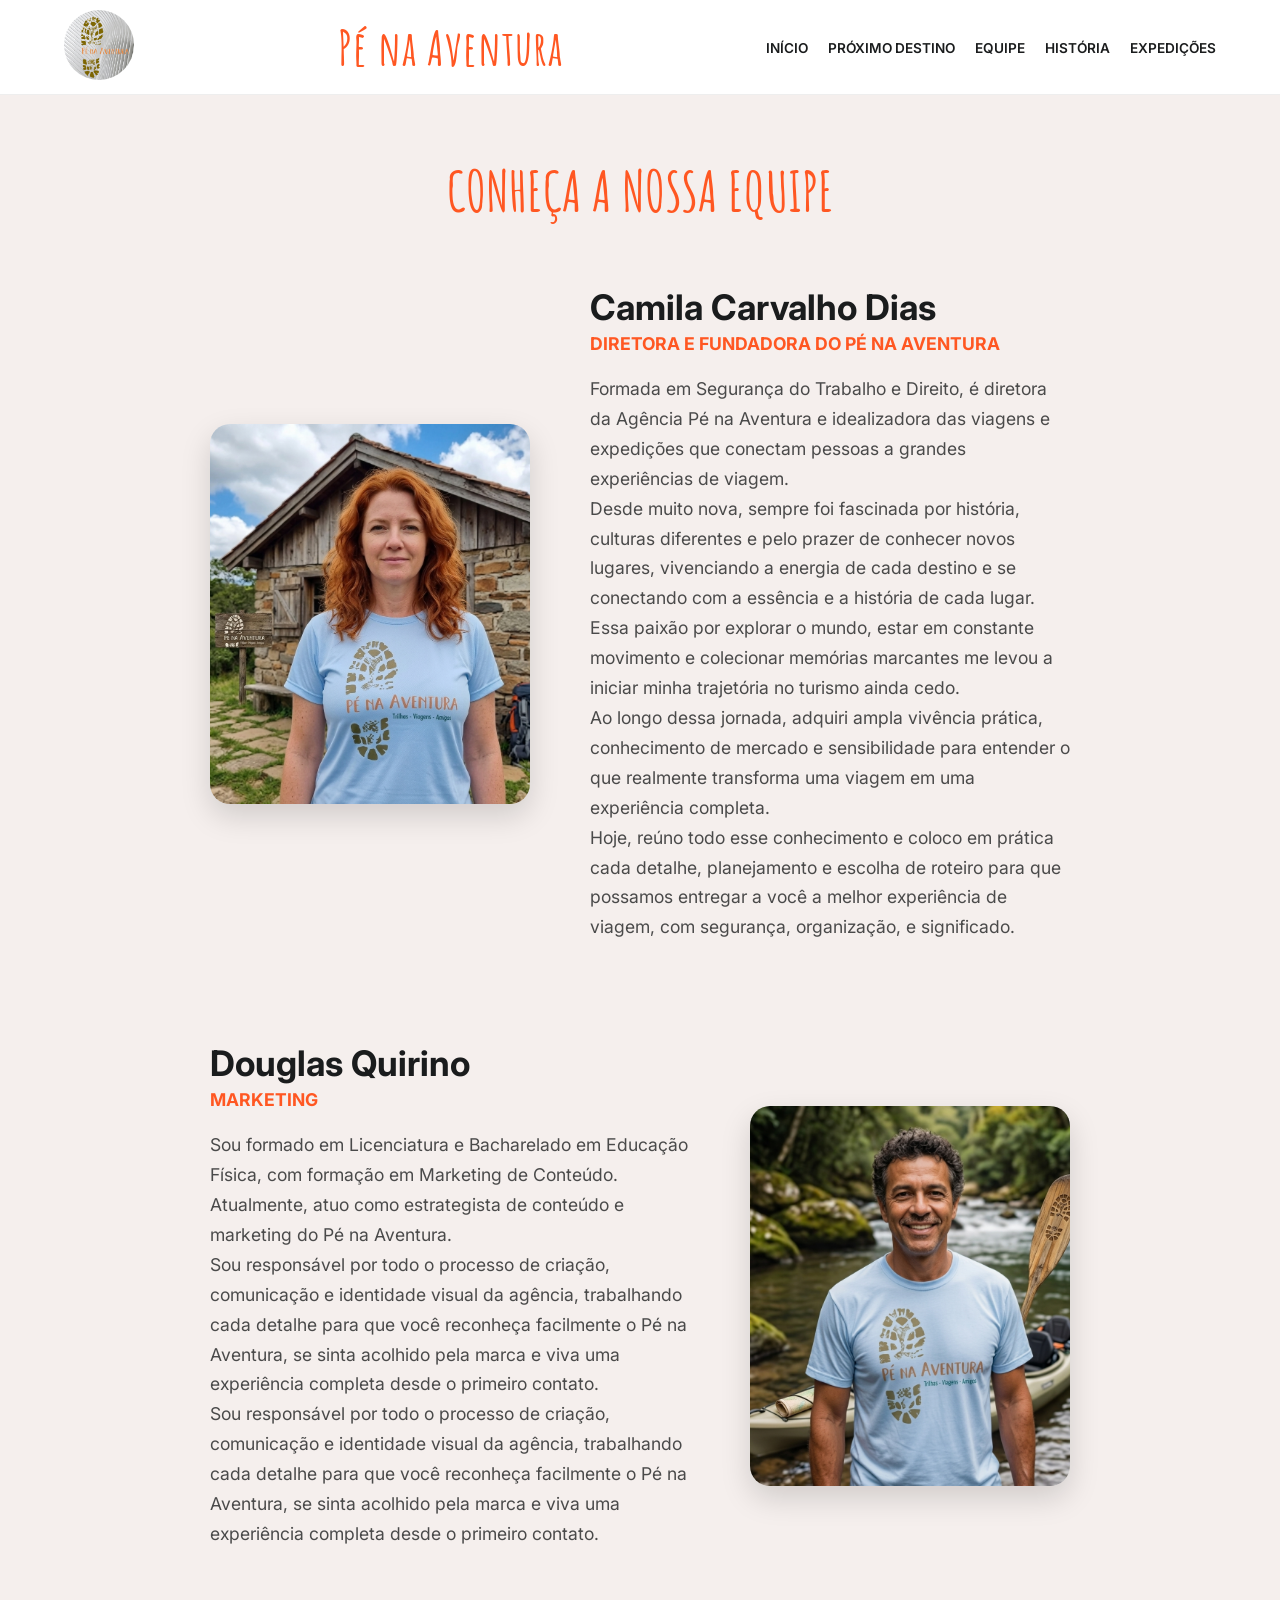
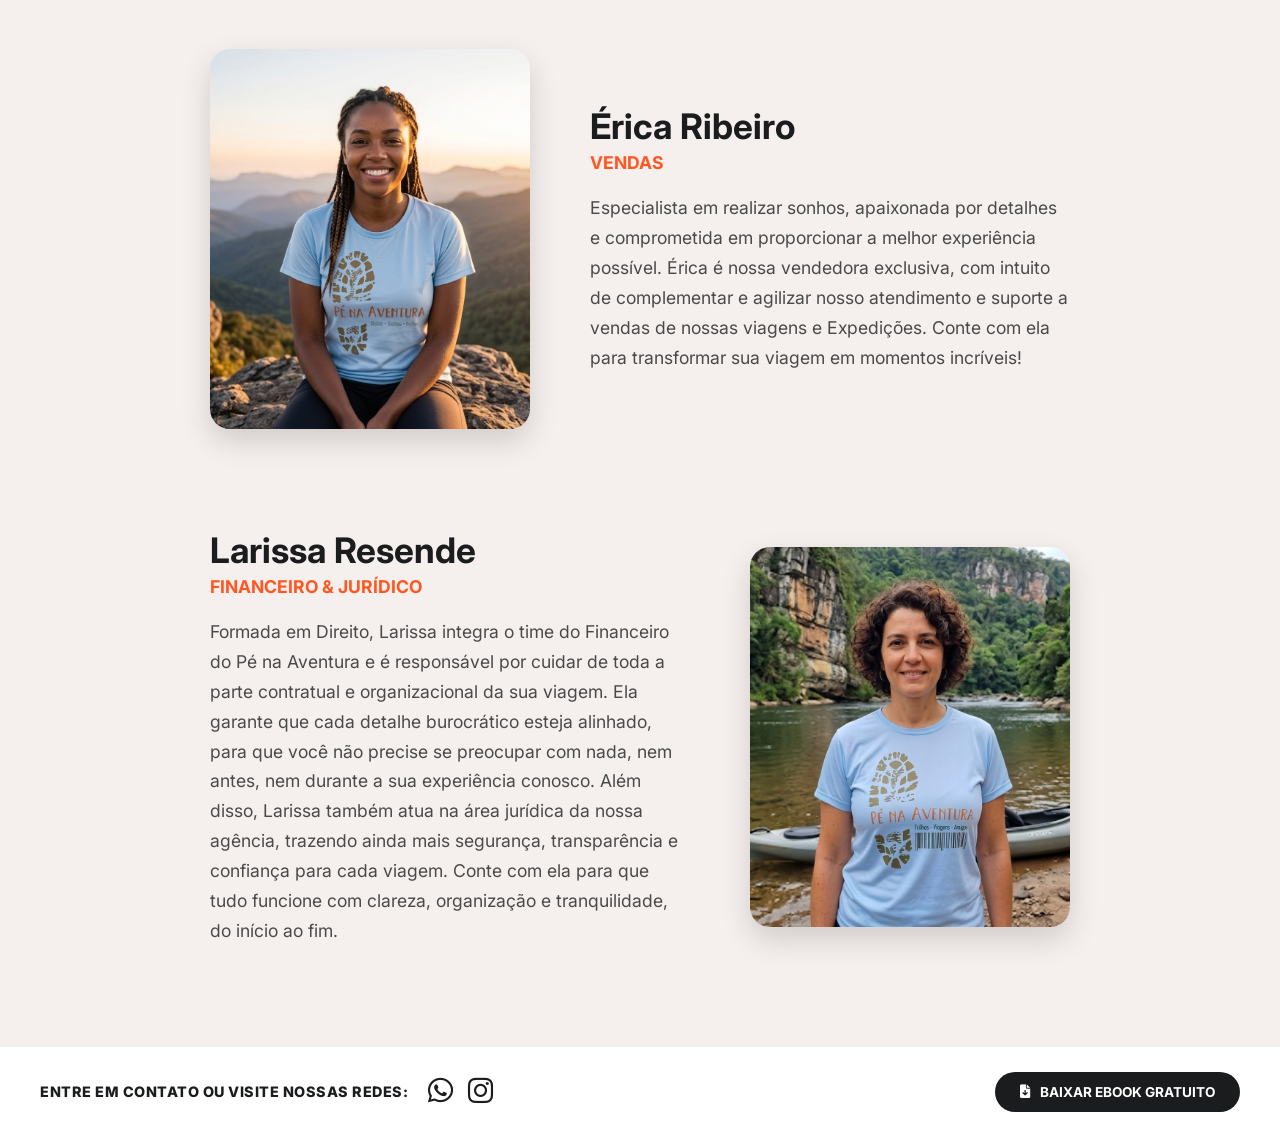
<file: equipe.html>
<!DOCTYPE html>
<html lang="pt-br">
<head>
    <meta charset="UTF-8">
    <meta name="viewport" content="width=device-width, initial-scale=1.0">
    <title>Equipe - Pé na Aventura</title>
    <link href="https://fonts.googleapis.com/css2?family=Amatic+SC:wght@700&family=Inter:wght@400;600;700&display=swap" rel="stylesheet">
    <link rel="stylesheet" href="style.css">
    <link rel="stylesheet" href="equipe.css">
    <link rel="icon" href="logopenaaventura.png" type="image/png">
    <link rel="stylesheet" href="https://cdnjs.cloudflare.com/ajax/libs/font-awesome/6.0.0/css/all.min.css">
    <link rel="stylesheet" href="style.css"> <link rel="stylesheet" href="proximosdestinos.css"> <link href="https://fonts.googleapis.com/css2?family=Amatic+SC:wght@700&family=Inter:wght@400;600;700&display=swap" rel="stylesheet">
    <link rel="stylesheet" href="https://cdnjs.cloudflare.com/ajax/libs/font-awesome/6.0.0/css/all.min.css">
</head>
<body>

    <nav>
        <div class="logo">
            <img src="logopenaaventura.png" alt="logo-pé-na-aventura">
        </div>
        <div class="nome-empresa-centro">
            <h1>Pé na Aventura</h1>
        </div>
        <div class="links">
            <ul>
                <li><a href="index.html">INÍCIO</a></li>
                <li><a href="#">PRÓXIMO DESTINO</a></li>
                <li><a href="equipe.html">EQUIPE</a></li>
                <li><a href="#">HISTÓRIA</a></li>
                <li><a href="#">EXPEDIÇÕES</a></li>
            </ul>
        </div>
    </nav>

    <div class="equipe-container">
        <h1 class="titulo-equipe">CONHEÇA A NOSSA EQUIPE</h1>

        <div class="membro-card">
            <div class="slide-info">
                <img src="diretorapenaaventura.png" alt="Camila Carvalho Dias">
                <div class="overlay">
                    <span>DIRETORA</span>
                </div>
            </div>
            <div class="membro-info">
                <h2>Camila Carvalho Dias</h2>
                <h4>Diretora e fundadora do Pé na Aventura</h4>
                <p>Formada em Segurança do Trabalho e Direito, é diretora da Agência Pé na Aventura e idealizadora das viagens e expedições que conectam pessoas a grandes experiências de viagem.<br>Desde muito nova, sempre foi fascinada por história, culturas diferentes e pelo prazer de conhecer novos lugares, vivenciando a energia de cada destino e se conectando com a essência e a história de cada lugar. Essa paixão por explorar o mundo, estar em constante movimento e colecionar memórias marcantes me levou a iniciar minha trajetória no turismo ainda cedo.<br>Ao longo dessa jornada, adquiri ampla vivência prática, conhecimento de mercado e sensibilidade para entender o que realmente transforma uma viagem em uma experiência completa.<br>Hoje, reúno todo esse conhecimento e coloco em prática cada detalhe, planejamento e escolha de roteiro para que possamos entregar a você a melhor experiência de viagem, com segurança, organização, e significado.</p>
            </div>
        </div>

        <div class="membro-card reverse">
            <div class="slide-info">
                <img src="marketingpenaaventura.png" alt="Douglas Quirino">
                <div class="overlay">
                    <span>MARKETING</span>
                </div>
            </div>
            <div class="membro-info">
                <h2>Douglas Quirino</h2>
                <h4>Marketing</h4>
                <p>Sou formado em Licenciatura e Bacharelado em Educação Física, com formação em Marketing de Conteúdo. Atualmente, atuo como estrategista de conteúdo e marketing do Pé na Aventura.<br>Sou responsável por todo o processo de criação, comunicação e identidade visual da agência, trabalhando cada detalhe para que você reconheça facilmente o Pé na Aventura, se sinta acolhido pela marca e viva uma experiência completa desde o primeiro contato.<br>Sou responsável por todo o processo de criação, comunicação e identidade visual da agência, trabalhando cada detalhe para que você reconheça facilmente o Pé na Aventura, se sinta acolhido pela marca e viva uma experiência completa desde o primeiro contato.</p>
            </div>
        </div>

        <div class="membro-card">
            <div class="slide-info">
                <img src="vendaspenaaventura.png" alt="Érica Ribeiro">
                <div class="overlay">
                    <span>VENDAS</span>
                </div>
            </div>
            <div class="membro-info">
                <h2>Érica Ribeiro</h2>
                <h4>Vendas</h4>
                <p>Especialista em realizar sonhos, apaixonada por detalhes e comprometida em proporcionar a melhor experiência possível. Érica é nossa vendedora exclusiva, com intuito de complementar e agilizar nosso atendimento e suporte a vendas de nossas viagens e Expedições. Conte com ela para transformar sua viagem em momentos incríveis!</p>
            </div>
        </div>

        <div class="membro-card reverse">
            <div class="slide-info">
                <img src="juridicopenaaventura.png" alt="Larissa Resende"> <div class="overlay">
                    <span>FINANCEIRO<br>JURÍDICO</span>
                </div>
            </div>
            <div class="membro-info">
                <h2>Larissa Resende</h2>
                <h4>Financeiro & Jurídico</h4>
                <p>Formada em Direito, Larissa integra o time do Financeiro do Pé na Aventura e é responsável por cuidar de toda a parte contratual e organizacional da sua viagem. Ela garante que cada detalhe burocrático esteja alinhado, para que você não precise se preocupar com nada, nem antes, nem durante a sua experiência conosco. Além disso, Larissa também atua na área jurídica da nossa agência, trazendo ainda mais segurança, transparência e confiança para cada viagem.
Conte com ela para que tudo funcione com clareza, organização e tranquilidade, do início ao fim.</p>
            </div>
        </div>

    </div>
    <footer class="fundossite">
    <div class="container-rodape">
        <div class="rodape-esq">
            <span class="txt-rodape-grande">ENTRE EM CONTATO OU VISITE NOSSAS REDES:</span>
            <div class="redes-sociais-grande">
                <a href="https://api.whatsapp.com/send?phone=553298514349" target="_blank"><i class="fab fa-whatsapp"></i></a>
                <a href="https://www.instagram.com/penaaventurajf" target="_blank"><i class="fab fa-instagram"></i></a>
            </div>
        </div>

        <div class="rodape-dir">
            <a href="EBOOKMALAPRONTA.pdf" class="btn-ebook-destaque" download>
                <i class="fas fa-file-download"></i> BAIXAR EBOOK GRATUITO
            </a>
        </div>
    </div>
</footer>
</body>
</html>
</file>
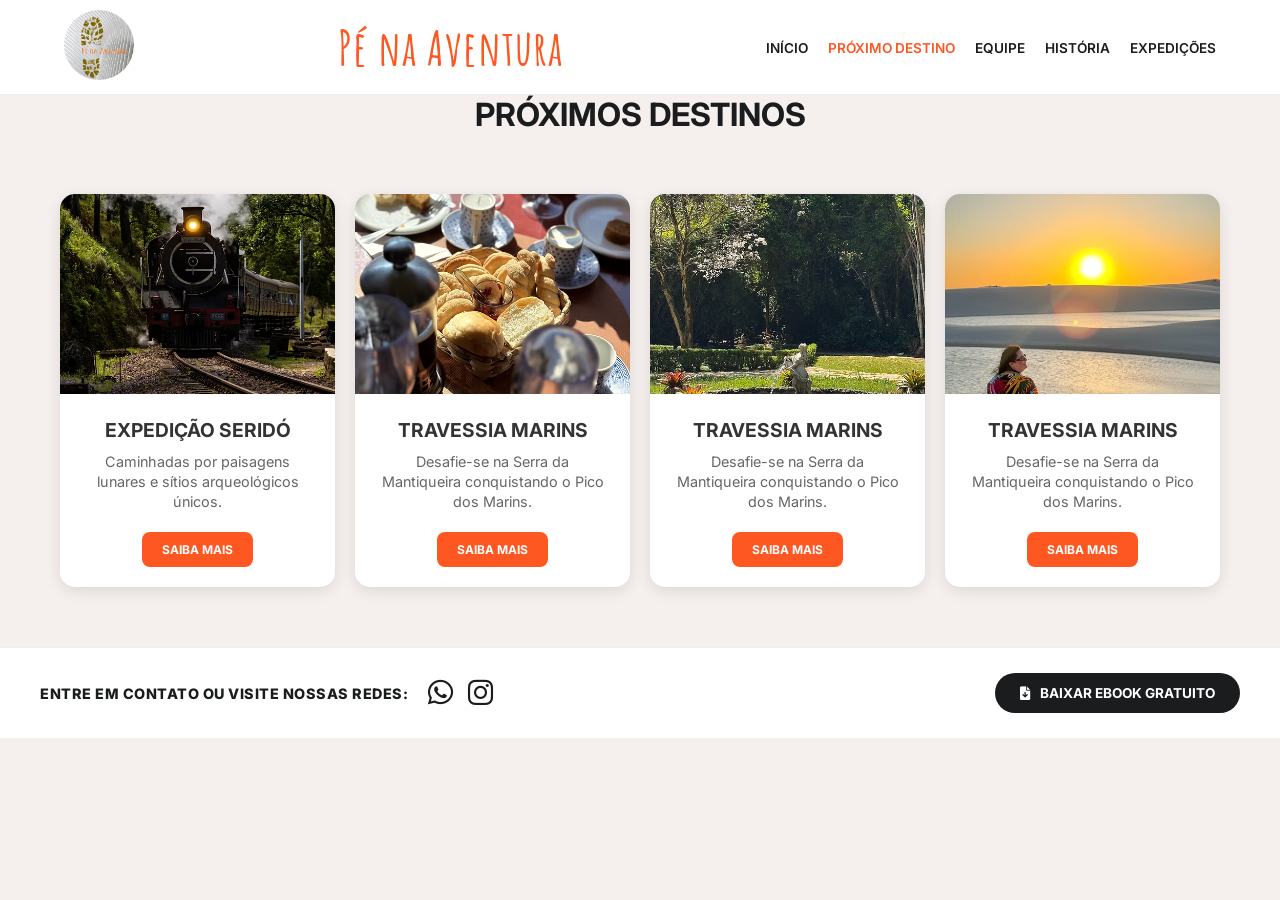
<file: proximosdestinos.html>
<!DOCTYPE html>
<html lang="pt-br">
<head>
    <meta charset="UTF-8">
    <meta name="viewport" content="width=device-width, initial-scale=1.0">
    <title>Próximos Destinos - Pé na Aventura</title>
    
    <link href="https://fonts.googleapis.com/css2?family=Amatic+SC:wght@700&family=Inter:wght@400;600;700&display=swap" rel="stylesheet">
    <link rel="stylesheet" href="https://cdnjs.cloudflare.com/ajax/libs/font-awesome/6.0.0/css/all.min.css">
    
    <link rel="stylesheet" href="style.css">
    <link rel="stylesheet" href="proximosdestinos.css">
</head>
<body>

    <nav>
        <div class="logo">
            <img src="logopenaaventura.png" alt="logo-pé-na-aventura">
        </div>
        <div class="nome-empresa-centro">
            <h1>Pé na Aventura</h1>
        </div>
        <div class="links">
            <ul>
                <li><a href="index.html">INÍCIO</a></li>
                <li><a href="proximosdestinos.html" style="color: #ff5722;">PRÓXIMO DESTINO</a></li>
                <li><a href="equipe.html">EQUIPE</a></li>
                <li><a href="#">HISTÓRIA</a></li>
                <li><a href="#">EXPEDIÇÕES</a></li>
            </ul>
        </div>
    </nav>

    <section class="destinos-container">
    <h2 class="titulo-secao">PRÓXIMOS DESTINOS</h2>
    
    <div class="destinos-grid">
        <div class="destino-card">
            <img src="proximodestino1.avif" alt="Expedição Seridó">
            <div class="card-content">
                <h3>EXPEDIÇÃO SERIDÓ</h3>
                <p>Caminhadas por paisagens lunares e sítios arqueológicos únicos.</p>
                <a href="#" class="btn-saiba-mais">SAIBA MAIS</a>
            </div>
        </div>

        <div class="destino-card">
            <img src="proximodestino2.avif" alt="Travessia Marins">
            <div class="card-content">
                <h3>TRAVESSIA MARINS</h3>
                <p>Desafie-se na Serra da Mantiqueira conquistando o Pico dos Marins.</p>
                <a href="#" class="btn-saiba-mais">SAIBA MAIS</a>
            </div>
        </div>
        <div class="destino-card">
            <img src="proximodestino3.avif" alt="Travessia Marins">
            <div class="card-content">
                <h3>TRAVESSIA MARINS</h3>
                <p>Desafie-se na Serra da Mantiqueira conquistando o Pico dos Marins.</p>
                <a href="#" class="btn-saiba-mais">SAIBA MAIS</a>
            </div>
        </div>
        <div class="destino-card">
            <img src="proximodestino4.avif" alt="Travessia Marins">
            <div class="card-content">
                <h3>TRAVESSIA MARINS</h3>
                <p>Desafie-se na Serra da Mantiqueira conquistando o Pico dos Marins.</p>
                <a href="#" class="btn-saiba-mais">SAIBA MAIS</a>
            </div>
        </div>

        </div>
</section>
    <footer class="fundossite">
    <div class="container-rodape">
        <div class="rodape-esq">
            <span class="txt-rodape-grande">ENTRE EM CONTATO OU VISITE NOSSAS REDES:</span>
            <div class="redes-sociais-grande">
                <a href="https://api.whatsapp.com/send?phone=553298514349" target="_blank"><i class="fab fa-whatsapp"></i></a>
                <a href="https://www.instagram.com/penaaventurajf" target="_blank"><i class="fab fa-instagram"></i></a>
            </div>
        </div>

        <div class="rodape-dir">
            <a href="EBOOKMALAPRONTA.pdf".pdf class="btn-ebook-destaque" download>
                <i class="fas fa-file-download"></i> BAIXAR EBOOK GRATUITO
            </a>
        </div>
    </div>
</footer>
</body>
</html>
</file>
<file: style.css>
@import url('https://fonts.googleapis.com/css2?family=Amatic+SC:wght@700&family=Inter:wght@400;600;700&display=swap');

* {
    margin: 0;
    padding: 0;
    box-sizing: border-box;
    font-family: 'Inter', sans-serif;
}

body {
    /* Alterado para um laranja bem suave conforme pedido */
    background-color: #f5efed; 
    color: #1a1c1d;
}

/* --- NAVEGAÇÃO --- */
nav {
    display: flex;
    justify-content: space-between;
    align-items: center;
    padding: 10px 5%;
    background-color: #ffffff;
    border-bottom: 1px solid #eee;
    position: sticky;
    top: 0;
    z-index: 1000;
}

.logo img {
    height: 70px;
    width: 70px;
    border-radius: 50%;
    object-fit: cover;
}

/* Estilo para o Nome da Empresa Centralizado */
.nome-empresa-centro {
    flex: 1;
    text-align: center;
}

.nome-empresa-centro h1 {
    font-family: 'Amatic SC', cursive;
    font-size: 3rem;
    color: #ff5722; 
    margin: 0;
    font-weight: 700;
    letter-spacing: 1px;
}

.links ul {
    display: flex;
    list-style: none;
    gap: 20px;
}

.links ul li a {
    text-decoration: none;
    color: #1a1c1d;
    font-weight: 600;
    font-size: 0.85rem;
    transition: color 0.3s ease;
}

.links ul li a:hover {
    color: #ff5722; 
}

/* --- TEXTO DE APRESENTAÇÃO --- */
.text {
    max-width: 1100px;
    margin: 0 auto;
    text-align: center;
    padding: 60px 20px 40px 20px;
}

.text h1 {
    font-size: 2.8rem;
    margin-bottom: 25px;
    font-family: 'Amatic SC', cursive;
    color: #ff5722;
}

.text h3 {
    font-size: 1.15rem;
    line-height: 1.8;
    color: #ff5722;
    font-family: "Sniglet", system-ui;
}

mark {
    background-color: #850909;
    color: white;
    padding: 0 5px;
    border-radius: 3px;
}

/* --- GALERIA AUTOMÁTICA --- */
.slider-container {     
    padding: 20px 0;
    margin: 20px 0;
    width: 100%;
}

.slider-container h1 {
    text-align: center;
    color: #1a1c1d;
    font-size: 2rem;
    margin-bottom: 40px;
    text-transform: uppercase;
}
.slider-wrapper {
    overflow: hidden;
    width: 100%;
    max-width: 1100px;
    margin: 0 auto;
}

.slider-galeria-content {
    display: flex;
    gap: 20px;
    width: calc((250px * 8) + (20px * 7)); 
    animation: scroll 25s linear infinite;
}

.slider-galeria-content:hover {
    animation-play-state: paused;
}

.slide1 img {
    width: 250px;
    height: 250px;
    object-fit: cover;
    border-radius: 20px;
    box-shadow: 0 8px 20px rgba(0,0,0,0.15);
}

@keyframes scroll {
    0% { transform: translateX(0); }
    100% { transform: translateX(calc(-50% - 10px)); }
}
.destinos-container h2 {
   text-align: center;
    color: #1a1c1d;
    font-size: 2rem;
    margin-bottom: 40px;
    text-transform: uppercase;
}

/* Alinhamento dos cards em grid */
.destinos-grid {
    display: grid;
    grid-template-columns: repeat(auto-fit, minmax(250px, 1fr));
    gap: 20px;
    padding: 20px;
    max-width: 1200px;
    margin: 0 auto;
}

/* O Card em si */
.destino-card {
    background-color: #fff;
    border-radius: 15px; 
    overflow: hidden; 
    box-shadow: 0 4px 15px rgba(0, 0, 0, 0.1); /* Sombra suave */
    text-align: center;
    transition: transform 0.3s ease;
}

.destino-card:hover {
    transform: translateY(-5px); 
}

/* Imagem do topo do card */
.destino-card img {
    width: 100%;
    height: 200px;
    object-fit: cover; 
}

/* Espaçamento interno do texto */
.card-content {
    padding: 20px;
}

.card-content h3 {
    font-size: 1.2rem;
    margin-bottom: 10px;
    color: #333;
}

.card-content p {
    font-size: 0.9rem;
    color: #666;
    margin-bottom: 20px;
    line-height: 1.4;
}

/* Botão Laranja */
.btn-saiba-mais {
    display: inline-block;
    background-color: #FF5722; 
    color: white;
    padding: 10px 25px;
    text-decoration: none;
    border-radius: 8px;
    font-weight: bold;
    font-size: 0.85rem;
    transition: background 0.3s;
}

.btn-saiba-mais:hover {
    background-color: #e64a19;
}
/* --- NAVEGAÇÃO DE RODAPÉ (REDES SOCIAIS) --- */
.fundossite {
    display: flex;
    justify-content: space-between; 
    align-items: center;
    padding: 10px 5%; 
    background-color: #ffffff; 
    border-top: 1px solid #eee; 
    min-height: 91px; 
    margin-top: 40px;
}

.redes-sociais {
    display: flex;
    gap: 20px;
    align-items: center;
}

.redes-sociais a {
    font-size: 24px; 
    color: #ff5722; 
    text-decoration: none;
    transition: 0.3s;
}

.redes-sociais a:hover {
    color: #25d366; 
    transform: scale(1.2);
}

/* Responsividade simples para telas pequenas */
@media (max-width: 600px) {
    .fundossite {
        flex-direction: column;
        gap: 15px;
        padding: 20px 5%;
        text-align: center;
    }
}
@media (max-width: 768px) {
    header {
        flex-direction: column; 
        text-align: center;
        padding: 10px;
    }
    /* Ajustes de Texto */
    body {
        padding: 0 15px; 
    }

    h1, h2 {
        font-size: 1.5rem; 
    }

    p {
        font-size: 1rem;
        line-height: 1.6;
    }

    /* Galeria de Fotos */
    .galeria {
        display: flex;
        flex-direction: column; 
        align-items: center;
    }

    .galeria img {
        width: 100%; 
        max-width: 400px;
        margin-bottom: 20px;
    }
}
</file>
<file: equipe.css>
/* --- ESTILO ESPECÍFICO DA PÁGINA EQUIPE --- */

.equipe-container {
    max-width: 1100px;
    margin: 60px auto;
    padding: 0 20px;
}

.titulo-equipe {
    font-family: 'Amatic SC', cursive;
    font-size: 3.5rem;
    color: #ff5722;
    text-align: center;
    margin-bottom: 60px;
}

.membro-card {
    display: flex;
    align-items: center;
    justify-content: center;
    gap: 60px;
    margin-bottom: 100px;
}

/* Efeito Zig-Zag */
.membro-card.reverse {
    flex-direction: row-reverse;
}

/* Estilo do Card (Baseado nos destinos) */
.slide-info {
    position: relative;
    width: 320px;
    height: 380px;
    overflow: hidden;
    border-radius: 20px;
    box-shadow: 0 12px 30px rgba(0,0,0,0.15);
    flex-shrink: 0;
    cursor: pointer;
}

.slide-info img {
    width: 100%;
    height: 100%;
    object-fit: cover;
    transition: transform 0.6s cubic-bezier(0.25, 1, 0.5, 1), filter 0.5s ease;
}

/* INTERAÇÃO: Efeito de Expansão e Desfoque */
.slide-info:hover img {
    transform: scale(1.12); /* Aumenta a foto */
    filter: blur(3px); /* Desfoca levemente para destacar o texto */
}

/* Texto que aparece no Hover (Overlay) */
.overlay {
    position: absolute;
    top: 0;
    left: 0;
    width: 100%;
    height: 100%;
    background-color: rgba(0, 0, 0, 0.5); /* Fundo escuro suave */
    display: flex;
    justify-content: center;
    align-items: center;
    opacity: 0;
    transition: opacity 0.4s ease;
}

.overlay span {
    color: white;
    font-size: 1.2rem;
    font-weight: 700;
    border: 2px solid white;
    padding: 10px 20px;
    text-transform: uppercase;
}

.slide-info:hover .overlay {
    opacity: 1; /* Mostra o overlay quando o mouse passa */
}

/* Informações de Texto ao lado da foto */
.membro-info {
    max-width: 480px;
}

.membro-info h2 {
    font-size: 2.2rem;
    color: #1a1c1d;
    margin-bottom: 5px;
    font-family: 'Inter', sans-serif;
}

.membro-info h4 {
    color: #ff5722;
    font-size: 1.1rem;
    margin-bottom: 20px;
    text-transform: uppercase;
    text-align: left; /* Garante alinhamento à esquerda no desktop */
}

.membro-info p {
    font-size: 1.1rem;
    line-height: 1.7;
    color: #4a4a4a;
}

/* Responsividade para Celulares */
@media (max-width: 850px) {
    .membro-card, .membro-card.reverse {
        flex-direction: column;
        text-align: center;
        gap: 25px;
    }

    .membro-info h4 {
        text-align: center;
    }

    .slide-info {
        width: 100%;
        max-width: 350px;
    }
}
</file>
<file: proximosdestinos.css>
/* proximosdestinos.css */

.secao-destinos {
    background-color: #f5efed;
    padding: 60px 20px;
    text-align: center;
}

.titulo-principal {
    font-family: 'Amatic SC', cursive;
    font-size: 3.5rem;
    color: #1a1c1d;
    margin-bottom: 50px;
}

/* Grid Centralizada */
.grid-destinos {
    display: flex;
    flex-wrap: wrap;
    justify-content: center;
    gap: 30px;
    max-width: 1200px;
    margin: 0 auto;
}

/* Card com Movimento */
.card-destino {
    background: white;
    width: 280px;
    border-radius: 15px;
    overflow: hidden;
    box-shadow: 0 4px 15px rgba(0,0,0,0.1);
    transition: transform 0.3s ease;
}

.card-destino:hover {
    transform: translateY(-10px);
}

/* Container da Imagem + Overlay (Igual à Home) */
.img-container {
    position: relative;
    width: 100%;
    height: 200px;
    overflow: hidden;
}

.img-container img {
    width: 100%;
    height: 100%;
    object-fit: cover;
    transition: transform 0.5s ease;
}

/* Interação de Hover */
.card-destino:hover .img-container img {
    transform: scale(1.1);
}

.card-destino:hover .overlay {
    opacity: 1;
}

/* Info do Card */
.info-container {
    padding: 20px;
}

.info-container h2 {
    font-family: 'Inter', sans-serif;
    font-size: 1.1rem;
    margin-bottom: 10px;
    color: #1a1c1d;
}

.info-container p {
    font-size: 0.85rem;
    color: #666;
    margin-bottom: 20px;
    height: 40px;
}

.btn-saiba-mais {
    background: #ff5722;
    color: white;
    padding: 10px 20px;
    text-decoration: none;
    border-radius: 8px;
    font-weight: bold;
    font-size: 0.75rem;
    transition: background 0.3s;
}

.btn-saiba-mais:hover {
    background: #e64a19;
}
/* RODAPÉ ESTRUTURA FIXA */
.fundossite {
    background-color: #fff;
    border-top: 1px solid #eee;
    height: 80px; 
    display: flex;
    align-items: center;
    justify-content: center;
    padding: 0 40px;
    overflow: hidden; 
}

.container-rodape {
    display: flex;
    justify-content: space-between;
    align-items: center;
    width: 100%;
    max-width: 1240px; 
}

.rodape-esq {
    display: flex;
    align-items: center;
    gap: 20px; 
}

/* LETRA MAIOR */
.txt-rodape-grande {
    font-family: 'Inter', sans-serif;
    font-weight: 800; 
    font-size: 0.9rem; 
    color: #1a1c1d;
    letter-spacing: 0.5px;
}

/* ÍCONES MAIORES */
.redes-sociais-grande {
    display: flex;
    gap: 15px;
}

.redes-sociais-grande i {
    font-size: 1.8rem; 
    color: #1a1c1d;
    transition: all 0.3s ease;
}

.redes-sociais-grande i:hover {
    color: #ff5722;
    transform: scale(1.2); 
}

/* BOTÃO (Mantendo o tamanho que já estava bom) */
.btn-ebook-destaque {
    display: inline-flex;
    align-items: center;
    gap: 10px;
    background-color: #1a1c1d;
    color: white;
    padding: 12px 25px;
    border-radius: 50px;
    text-decoration: none;
    font-family: 'Inter', sans-serif;
    font-weight: 700;
    font-size: 0.85rem;
    transition: all 0.3s ease;
}

.btn-ebook-destaque:hover {
    background-color: #ff5722;
    transform: translateY(-2px);
}
</file>
